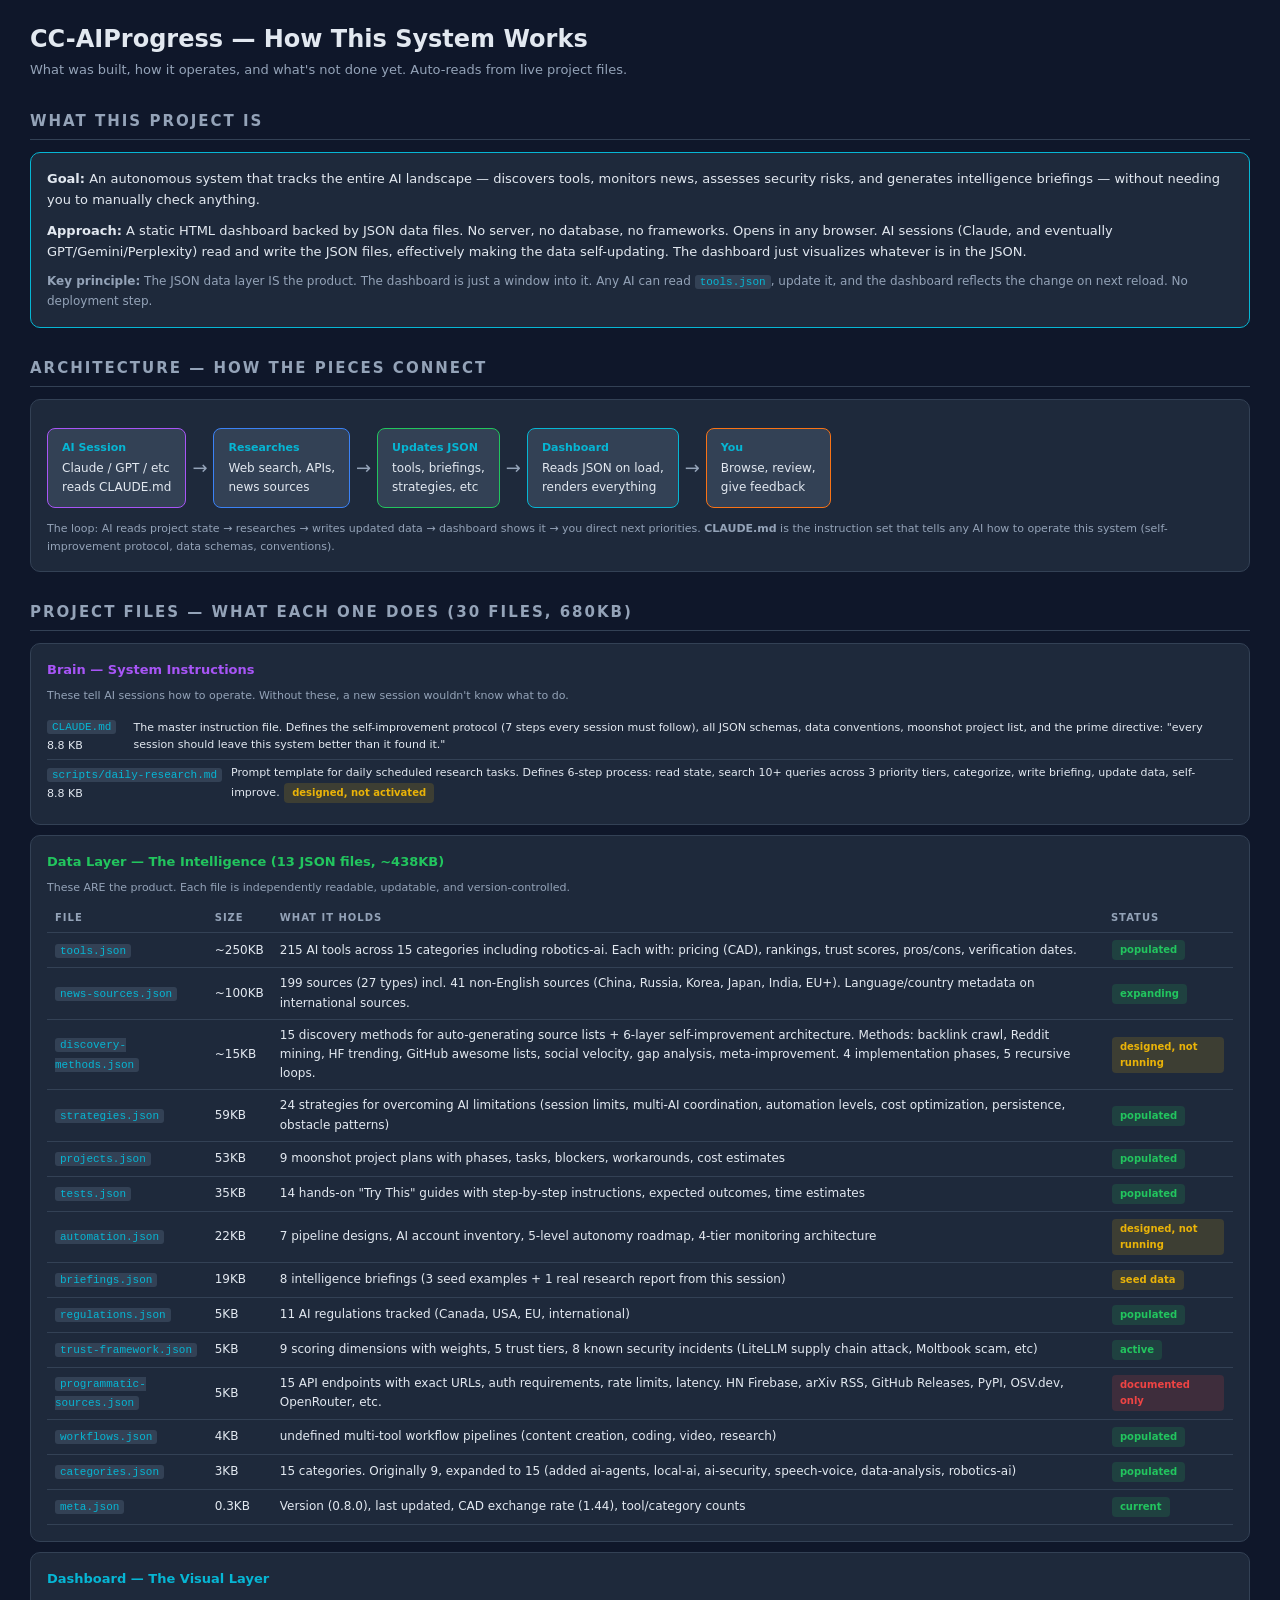
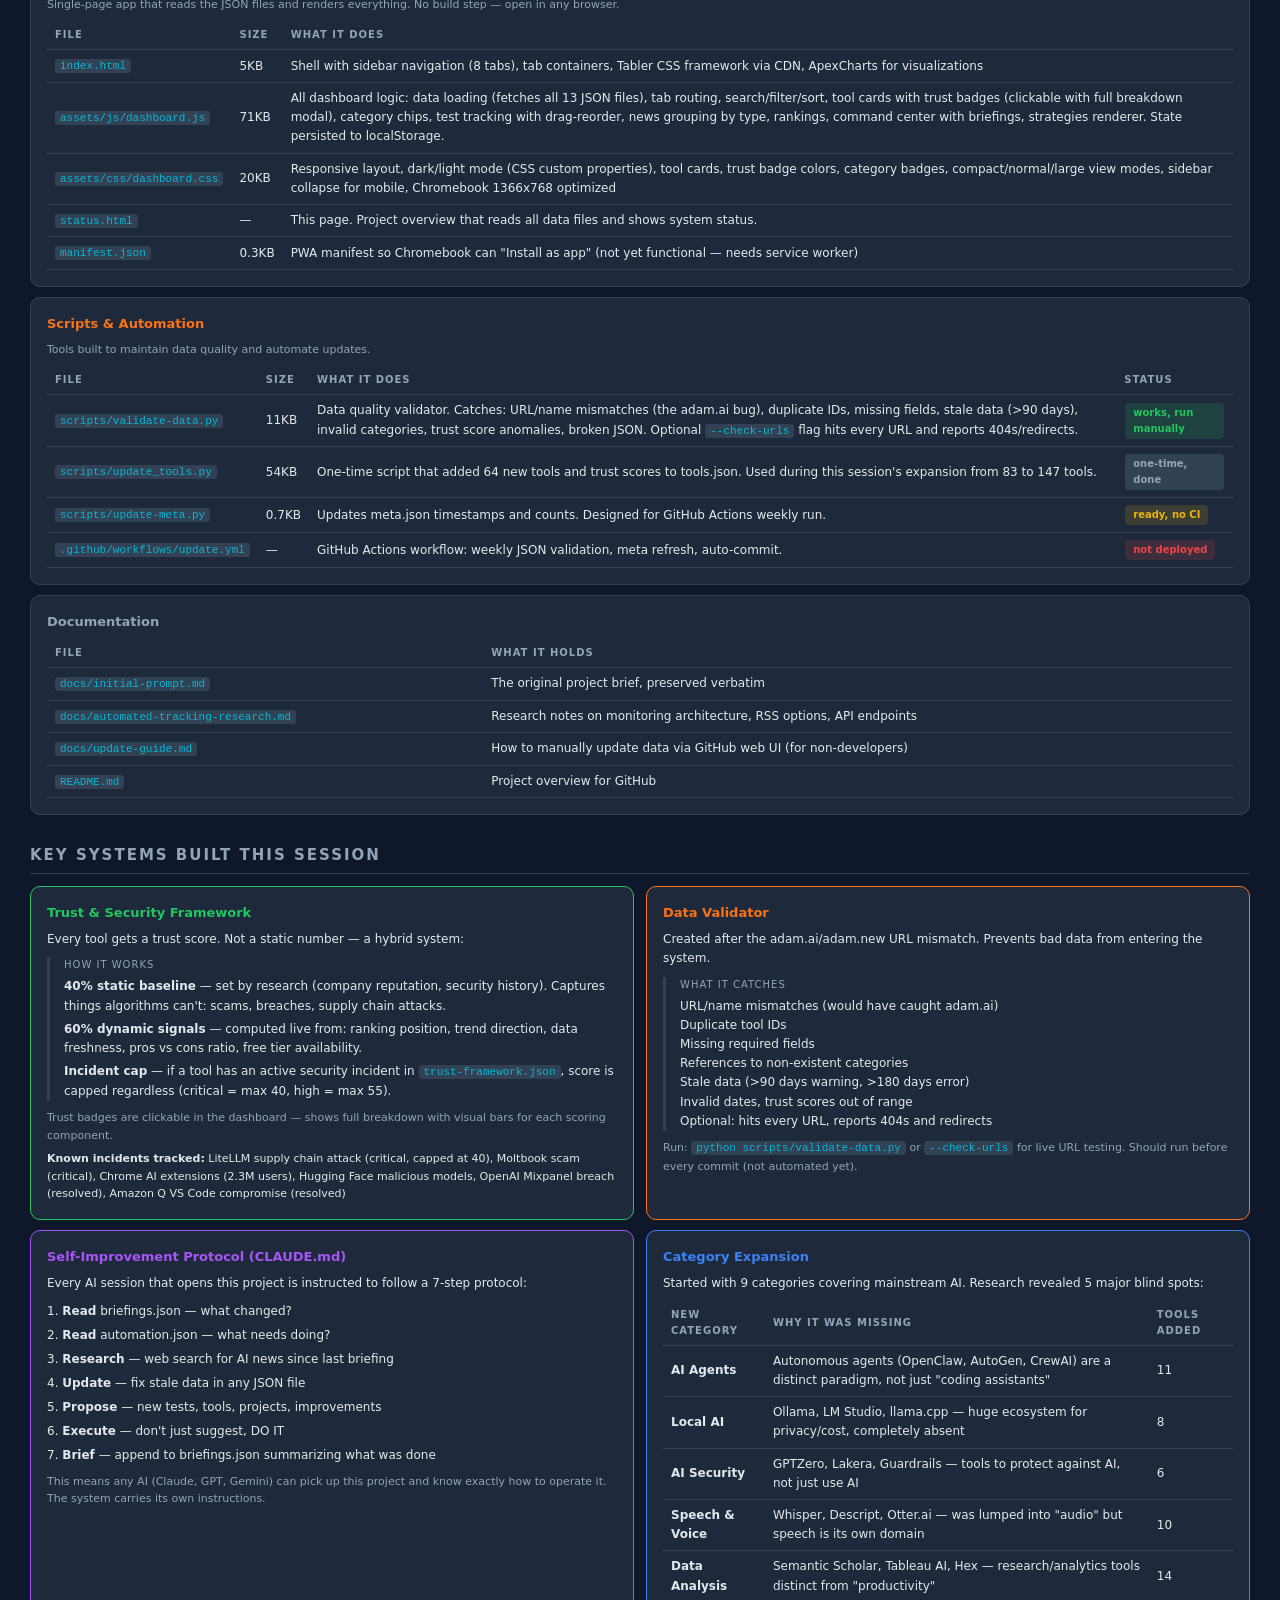
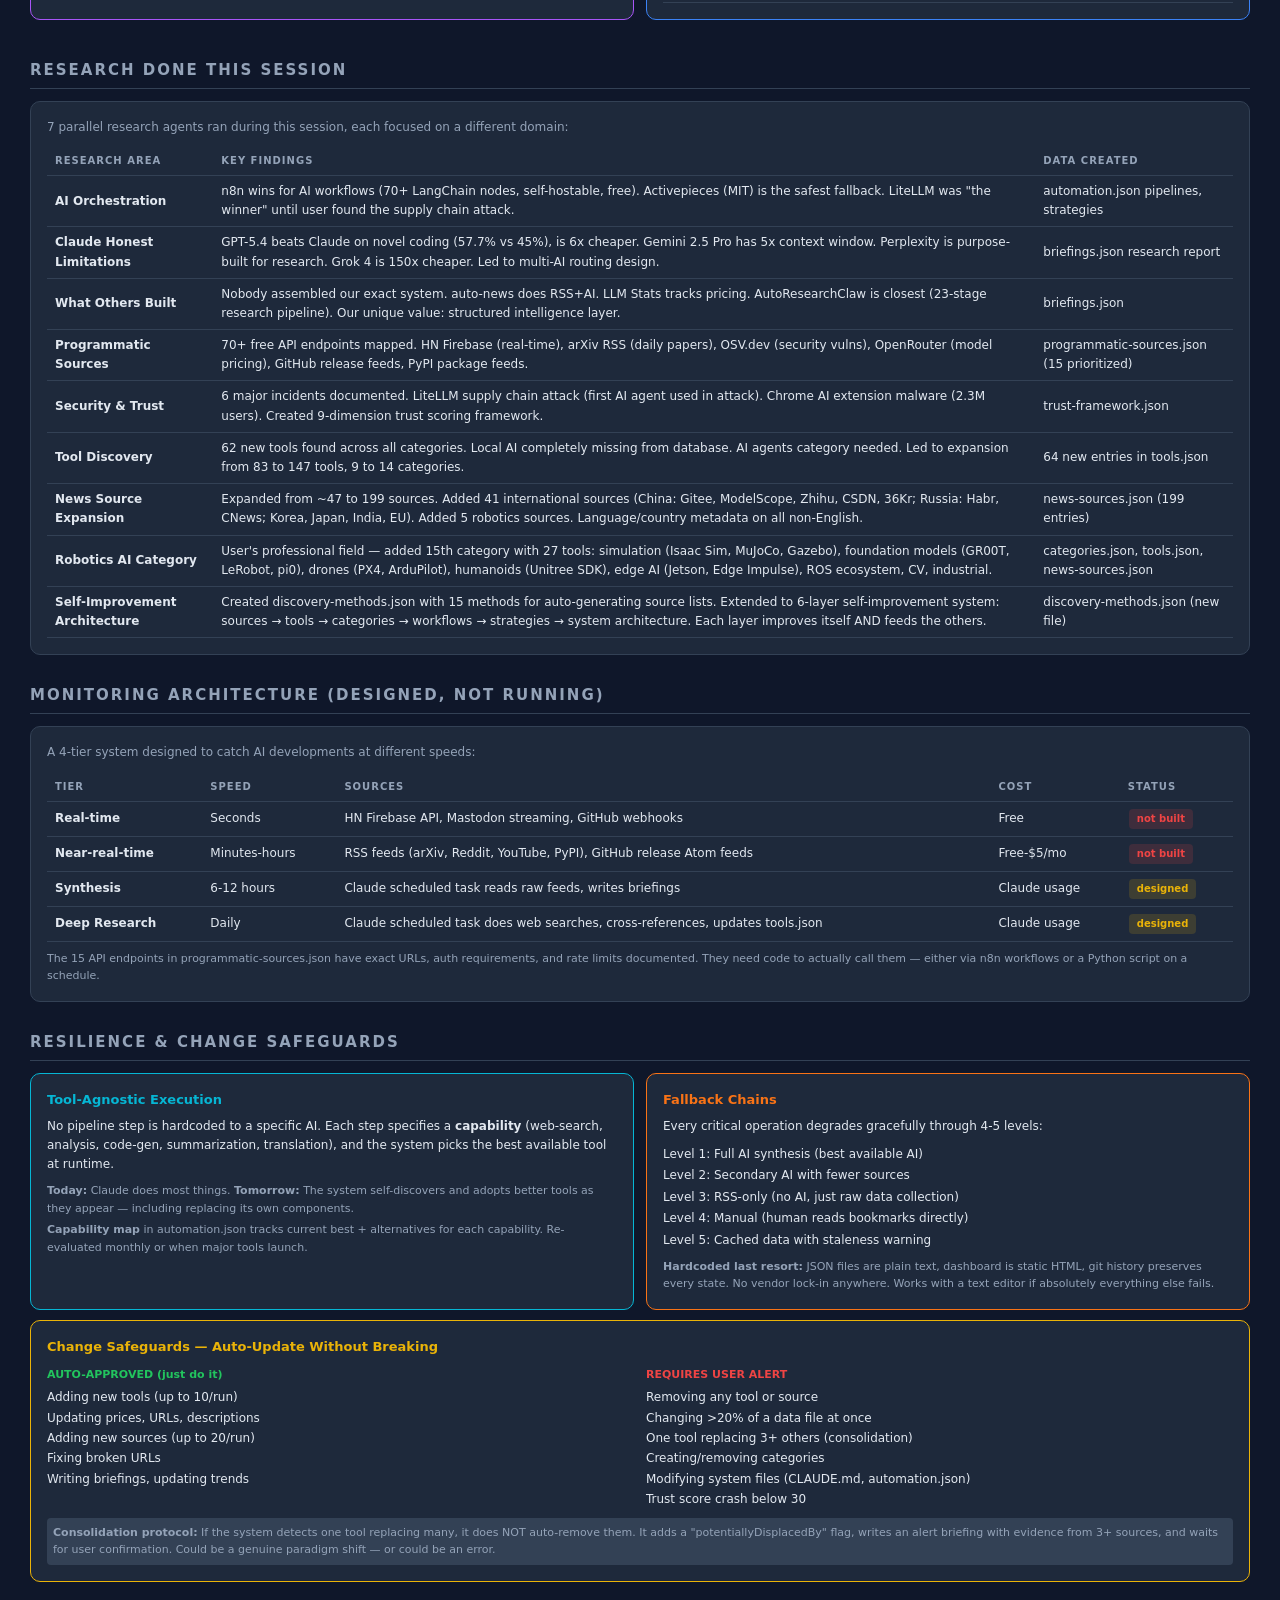
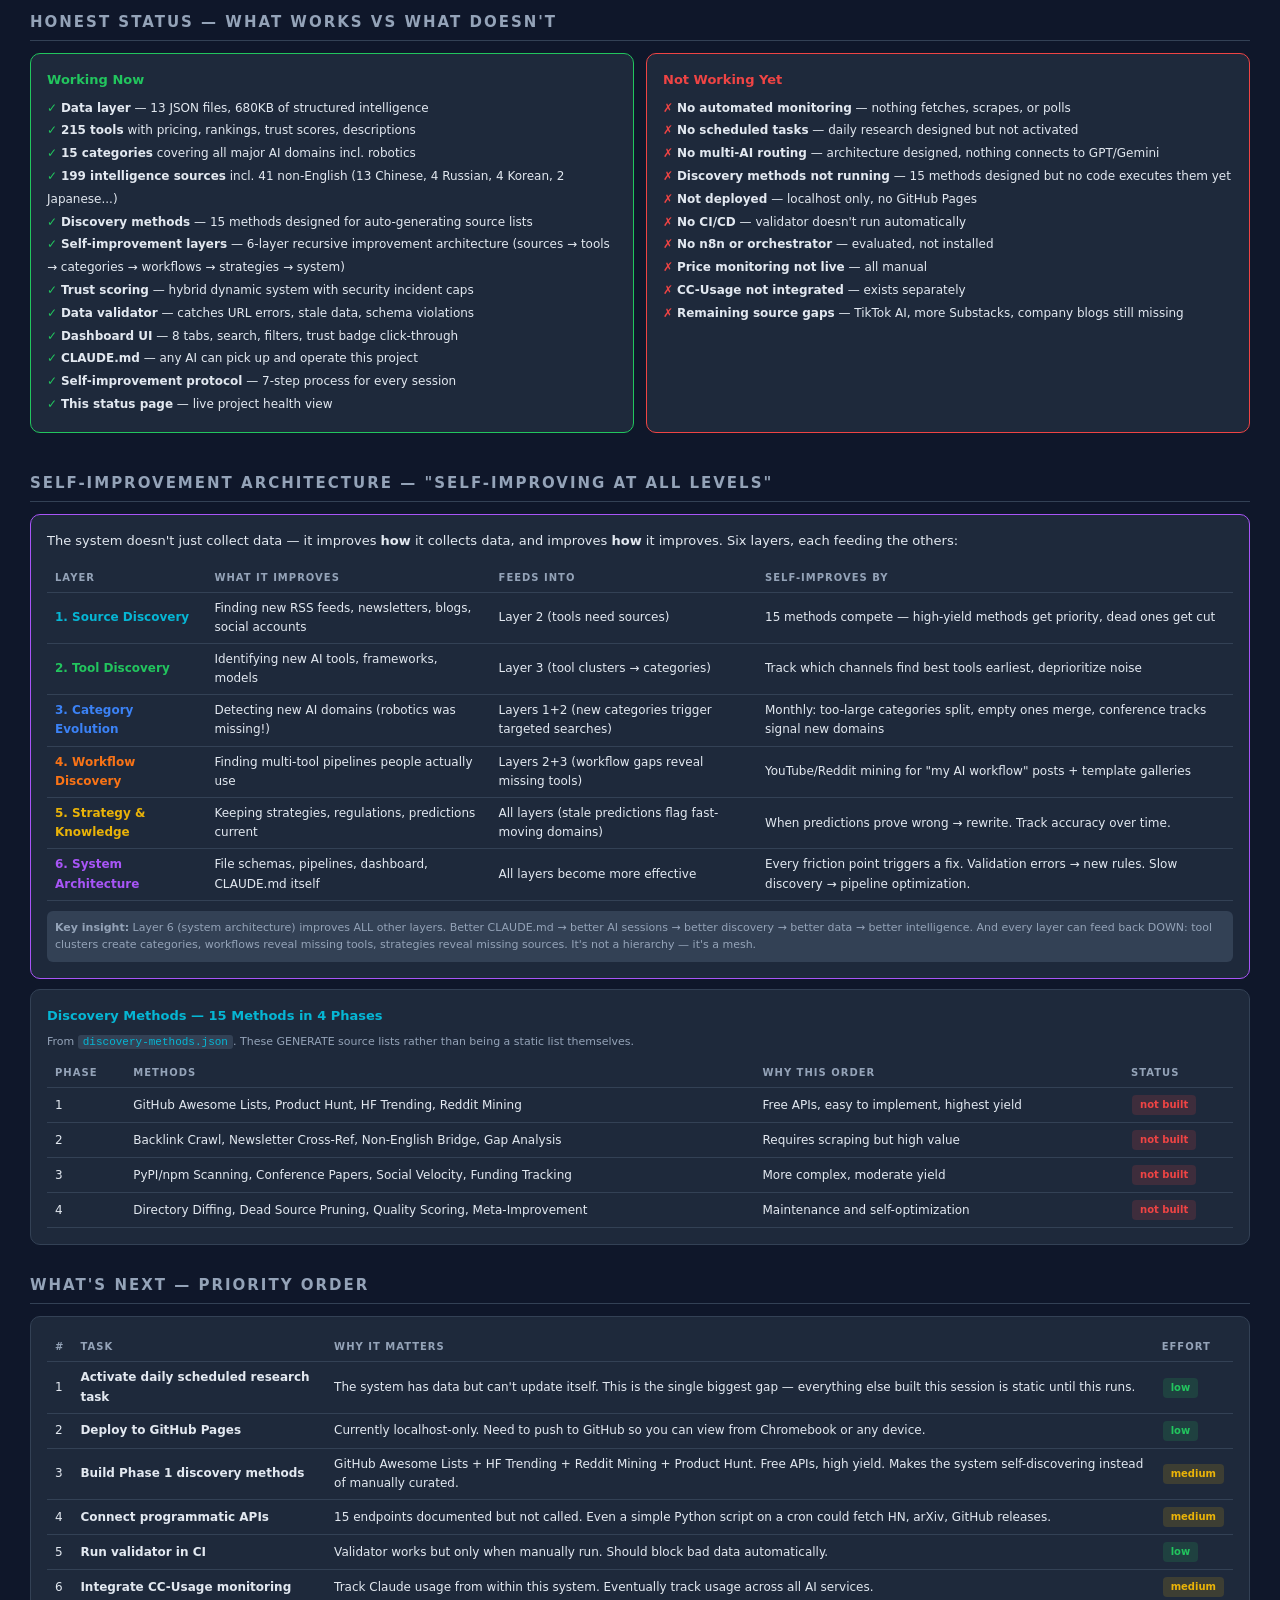
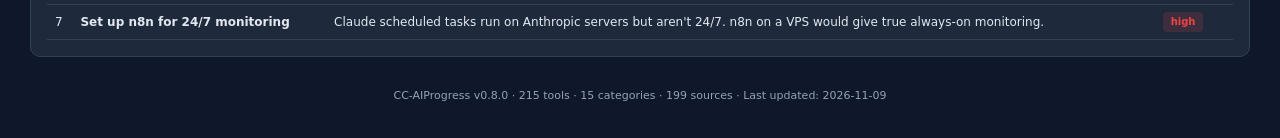
<file: status.html>
<!DOCTYPE html>
<html lang="en">
<head>
<meta charset="UTF-8">
<meta name="viewport" content="width=device-width,initial-scale=1">
<title>CC-AIProgress — Project Status</title>
<style>
  :root{--bg:#0f172a;--card:#1e293b;--card2:#334155;--text:#e2e8f0;--muted:#94a3b8;--green:#22c55e;--yellow:#eab308;--red:#ef4444;--blue:#3b82f6;--purple:#a855f7;--cyan:#06b6d4;--orange:#f97316;--pink:#ec4899;--border:#334155;font-family:'Segoe UI',system-ui,sans-serif}
  *{box-sizing:border-box;margin:0;padding:0}
  body{background:var(--bg);color:var(--text);padding:20px 30px;line-height:1.6}
  h1{font-size:24px;margin-bottom:2px}
  h2{font-size:15px;margin:28px 0 12px;color:var(--muted);text-transform:uppercase;letter-spacing:2px;border-bottom:1px solid var(--border);padding-bottom:6px}
  h3{font-size:13px;margin:0 0 6px;color:var(--cyan)}
  .sub{color:var(--muted);font-size:13px;margin-bottom:24px}
  .grid{display:grid;gap:12px}
  .g2{grid-template-columns:repeat(auto-fit,minmax(200px,1fr))}
  .g3{grid-template-columns:repeat(auto-fit,minmax(300px,1fr))}
  .card{background:var(--card);border-radius:10px;padding:16px;border:1px solid var(--border);margin-bottom:10px}
  .big{font-size:28px;font-weight:800;line-height:1}
  .label{font-size:10px;color:var(--muted);text-transform:uppercase;letter-spacing:1px;margin-top:4px}
  .tag{display:inline-block;padding:2px 8px;border-radius:4px;font-size:10px;font-weight:600;margin:1px}
  .t-green{background:rgba(34,197,94,.15);color:var(--green)}
  .t-yellow{background:rgba(234,179,8,.15);color:var(--yellow)}
  .t-red{background:rgba(239,68,68,.15);color:var(--red)}
  .t-blue{background:rgba(59,130,246,.15);color:var(--blue)}
  .t-purple{background:rgba(168,85,247,.15);color:var(--purple)}
  .t-cyan{background:rgba(6,182,212,.15);color:var(--cyan)}
  .t-muted{background:var(--card2);color:var(--muted)}
  .check{color:var(--green)}
  .warn{color:var(--yellow)}
  .miss{color:var(--red)}
  table{width:100%;border-collapse:collapse;font-size:12px}
  td,th{padding:6px 8px;text-align:left;border-bottom:1px solid var(--border)}
  th{color:var(--muted);font-weight:600;font-size:10px;text-transform:uppercase;letter-spacing:1px}
  .two-col{display:grid;grid-template-columns:1fr 1fr;gap:12px}
  @media(max-width:800px){.two-col{grid-template-columns:1fr}}
  .flow{display:flex;align-items:center;gap:0;margin:12px 0;flex-wrap:wrap}
  .flow-step{background:var(--card2);border-radius:8px;padding:10px 14px;font-size:12px;position:relative}
  .flow-step strong{display:block;color:var(--cyan);font-size:11px;margin-bottom:2px}
  .flow-arrow{color:var(--muted);font-size:18px;margin:0 6px}
  .layer{border-left:3px solid var(--border);padding-left:14px;margin:6px 0}
  .layer-label{font-size:10px;color:var(--muted);text-transform:uppercase;letter-spacing:1px;margin-bottom:4px}
  .file-entry{display:flex;justify-content:space-between;align-items:center;padding:4px 0;border-bottom:1px solid var(--border);font-size:12px}
  .file-entry:last-child{border:none}
  code{background:var(--card2);padding:1px 5px;border-radius:3px;font-size:11px;color:var(--cyan)}
  .progress{height:8px;background:var(--card2);border-radius:4px;overflow:hidden;margin:4px 0}
  .progress-fill{height:100%;border-radius:4px}
  #loading{text-align:center;padding:60px;color:var(--muted)}
</style>
</head>
<body>
<h1>CC-AIProgress — How This System Works</h1>
<p class="sub">What was built, how it operates, and what's not done yet. Auto-reads from live project files.</p>
<div id="loading">Loading project data...</div>
<div id="content" style="display:none"></div>

<script>
async function load(){
  const base='./data/';
  const files=['meta','categories','tools','news-sources','regulations','workflows','tests','projects','strategies','briefings','automation','trust-framework','programmatic-sources','discovery-methods'];
  const data={};
  for(const f of files){
    try{ data[f]=await fetch(base+f+'.json').then(r=>r.json()); }
    catch(e){ data[f]=null; }
  }
  return data;
}

function render(d){
  const el=document.getElementById('content');
  const meta=d.meta||{};
  const tools=d.tools||[];
  const cats=d.categories||[];
  const news=d['news-sources']||[];
  const regs=d.regulations||[];
  const flows=d.workflows||[];
  const tests=d.tests||[];
  const projects=d.projects||[];
  const strats=d.strategies||[];
  const briefs=d.briefings||[];
  const auto=d.automation||{pipelines:[],aiAccounts:[],automationGoals:[]};
  const trust=d['trust-framework']||{knownIncidents:[],scoringDimensions:[]};
  const progsrc=d['programmatic-sources']||{sources:[]};
  const pipelines=auto.pipelines||[];
  const goals=auto.automationGoals||[];
  const catCounts={};
  tools.forEach(t=>{catCounts[t.category]=(catCounts[t.category]||0)+1;});
  const newsTypes={};
  news.forEach(s=>{newsTypes[s.type]=(newsTypes[s.type]||0)+1;});

  el.innerHTML=`

    <!-- ============================================ -->
    <!-- WHAT IS THIS PROJECT -->
    <!-- ============================================ -->
    <h2>What This Project Is</h2>
    <div class="card" style="border-color:var(--cyan)">
      <p style="font-size:13px;margin-bottom:10px">
        <strong>Goal:</strong> An autonomous system that tracks the entire AI landscape — discovers tools, monitors news, assesses security risks, and generates intelligence briefings — without needing you to manually check anything.
      </p>
      <p style="font-size:13px;margin-bottom:10px">
        <strong>Approach:</strong> A static HTML dashboard backed by JSON data files. No server, no database, no frameworks. Opens in any browser.
        AI sessions (Claude, and eventually GPT/Gemini/Perplexity) read and write the JSON files, effectively making the data self-updating.
        The dashboard just visualizes whatever is in the JSON.
      </p>
      <p style="font-size:12px;color:var(--muted)">
        <strong>Key principle:</strong> The JSON data layer IS the product. The dashboard is just a window into it.
        Any AI can read <code>tools.json</code>, update it, and the dashboard reflects the change on next reload. No deployment step.
      </p>
    </div>

    <!-- ============================================ -->
    <!-- HOW IT'S STRUCTURED -->
    <!-- ============================================ -->
    <h2>Architecture — How the Pieces Connect</h2>
    <div class="card">
      <div class="flow">
        <div class="flow-step" style="border:1px solid var(--purple)"><strong>AI Session</strong>Claude / GPT / etc<br>reads CLAUDE.md</div>
        <span class="flow-arrow">&rarr;</span>
        <div class="flow-step" style="border:1px solid var(--blue)"><strong>Researches</strong>Web search, APIs,<br>news sources</div>
        <span class="flow-arrow">&rarr;</span>
        <div class="flow-step" style="border:1px solid var(--green)"><strong>Updates JSON</strong>tools, briefings,<br>strategies, etc</div>
        <span class="flow-arrow">&rarr;</span>
        <div class="flow-step" style="border:1px solid var(--cyan)"><strong>Dashboard</strong>Reads JSON on load,<br>renders everything</div>
        <span class="flow-arrow">&rarr;</span>
        <div class="flow-step" style="border:1px solid var(--orange)"><strong>You</strong>Browse, review,<br>give feedback</div>
      </div>
      <p style="font-size:11px;color:var(--muted);margin-top:8px">
        The loop: AI reads project state &rarr; researches &rarr; writes updated data &rarr; dashboard shows it &rarr; you direct next priorities.
        <strong>CLAUDE.md</strong> is the instruction set that tells any AI how to operate this system (self-improvement protocol, data schemas, conventions).
      </p>
    </div>

    <!-- ============================================ -->
    <!-- PROJECT FILES — WHAT EACH DOES -->
    <!-- ============================================ -->
    <h2>Project Files — What Each One Does (30 files, ${Math.round(680)}KB)</h2>

    <div class="card">
      <h3 style="color:var(--purple)">Brain — System Instructions</h3>
      <p style="font-size:11px;color:var(--muted);margin-bottom:8px">These tell AI sessions how to operate. Without these, a new session wouldn't know what to do.</p>
      <div class="file-entry"><div><code>CLAUDE.md</code> <span style="font-size:11px">8.8 KB</span></div><div style="font-size:11px">The master instruction file. Defines the self-improvement protocol (7 steps every session must follow), all JSON schemas, data conventions, moonshot project list, and the prime directive: "every session should leave this system better than it found it."</div></div>
      <div class="file-entry"><div><code>scripts/daily-research.md</code> <span style="font-size:11px">8.8 KB</span></div><div style="font-size:11px">Prompt template for daily scheduled research tasks. Defines 6-step process: read state, search 10+ queries across 3 priority tiers, categorize, write briefing, update data, self-improve. <span class="tag t-yellow">designed, not activated</span></div></div>
    </div>

    <div class="card">
      <h3 style="color:var(--green)">Data Layer — The Intelligence (13 JSON files, ~${Math.round((158.9+68+53.3+59.4+34.6+21.7+19.1+5.2+5+5+4+3.1+0.3))}KB)</h3>
      <p style="font-size:11px;color:var(--muted);margin-bottom:8px">These ARE the product. Each file is independently readable, updatable, and version-controlled.</p>
      <table>
        <tr><th>File</th><th>Size</th><th>What It Holds</th><th>Status</th></tr>
        <tr><td><code>tools.json</code></td><td>~250KB</td><td>${tools.length} AI tools across ${cats.length} categories including robotics-ai. Each with: pricing (CAD), rankings, trust scores, pros/cons, verification dates.</td><td><span class="tag t-green">populated</span></td></tr>
        <tr><td><code>news-sources.json</code></td><td>~100KB</td><td>${news.length} sources (${Object.keys(newsTypes).length} types) incl. 41 non-English sources (China, Russia, Korea, Japan, India, EU+). Language/country metadata on international sources.</td><td><span class="tag t-green">expanding</span></td></tr>
        <tr><td><code>discovery-methods.json</code></td><td>~15KB</td><td>15 discovery methods for auto-generating source lists + 6-layer self-improvement architecture. Methods: backlink crawl, Reddit mining, HF trending, GitHub awesome lists, social velocity, gap analysis, meta-improvement. 4 implementation phases, 5 recursive loops.</td><td><span class="tag t-yellow">designed, not running</span></td></tr>
        <tr><td><code>strategies.json</code></td><td>59KB</td><td>${strats.length} strategies for overcoming AI limitations (session limits, multi-AI coordination, automation levels, cost optimization, persistence, obstacle patterns)</td><td><span class="tag t-green">populated</span></td></tr>
        <tr><td><code>projects.json</code></td><td>53KB</td><td>${projects.length} moonshot project plans with phases, tasks, blockers, workarounds, cost estimates</td><td><span class="tag t-green">populated</span></td></tr>
        <tr><td><code>tests.json</code></td><td>35KB</td><td>${tests.length} hands-on "Try This" guides with step-by-step instructions, expected outcomes, time estimates</td><td><span class="tag t-green">populated</span></td></tr>
        <tr><td><code>automation.json</code></td><td>22KB</td><td>${pipelines.length} pipeline designs, AI account inventory, ${goals.length}-level autonomy roadmap, 4-tier monitoring architecture</td><td><span class="tag t-yellow">designed, not running</span></td></tr>
        <tr><td><code>briefings.json</code></td><td>19KB</td><td>${briefs.length} intelligence briefings (3 seed examples + 1 real research report from this session)</td><td><span class="tag t-yellow">seed data</span></td></tr>
        <tr><td><code>regulations.json</code></td><td>5KB</td><td>${regs.length} AI regulations tracked (Canada, USA, EU, international)</td><td><span class="tag t-green">populated</span></td></tr>
        <tr><td><code>trust-framework.json</code></td><td>5KB</td><td>9 scoring dimensions with weights, 5 trust tiers, ${trust.knownIncidents?.length||0} known security incidents (LiteLLM supply chain attack, Moltbook scam, etc)</td><td><span class="tag t-green">active</span></td></tr>
        <tr><td><code>programmatic-sources.json</code></td><td>5KB</td><td>${(progsrc.sources||[]).length} API endpoints with exact URLs, auth requirements, rate limits, latency. HN Firebase, arXiv RSS, GitHub Releases, PyPI, OSV.dev, OpenRouter, etc.</td><td><span class="tag t-red">documented only</span></td></tr>
        <tr><td><code>workflows.json</code></td><td>4KB</td><td>${flows.length} multi-tool workflow pipelines (content creation, coding, video, research)</td><td><span class="tag t-green">populated</span></td></tr>
        <tr><td><code>categories.json</code></td><td>3KB</td><td>${cats.length} categories. Originally 9, expanded to 15 (added ai-agents, local-ai, ai-security, speech-voice, data-analysis, robotics-ai)</td><td><span class="tag t-green">populated</span></td></tr>
        <tr><td><code>meta.json</code></td><td>0.3KB</td><td>Version (${meta.version}), last updated, CAD exchange rate (${meta.cadExchangeRate}), tool/category counts</td><td><span class="tag t-green">current</span></td></tr>
      </table>
    </div>

    <div class="card">
      <h3 style="color:var(--cyan)">Dashboard — The Visual Layer</h3>
      <p style="font-size:11px;color:var(--muted);margin-bottom:8px">Single-page app that reads the JSON files and renders everything. No build step — open in any browser.</p>
      <table>
        <tr><th>File</th><th>Size</th><th>What It Does</th></tr>
        <tr><td><code>index.html</code></td><td>5KB</td><td>Shell with sidebar navigation (8 tabs), tab containers, Tabler CSS framework via CDN, ApexCharts for visualizations</td></tr>
        <tr><td><code>assets/js/dashboard.js</code></td><td>71KB</td><td>All dashboard logic: data loading (fetches all 13 JSON files), tab routing, search/filter/sort, tool cards with trust badges (clickable with full breakdown modal), category chips, test tracking with drag-reorder, news grouping by type, rankings, command center with briefings, strategies renderer. State persisted to localStorage.</td></tr>
        <tr><td><code>assets/css/dashboard.css</code></td><td>20KB</td><td>Responsive layout, dark/light mode (CSS custom properties), tool cards, trust badge colors, category badges, compact/normal/large view modes, sidebar collapse for mobile, Chromebook 1366x768 optimized</td></tr>
        <tr><td><code>status.html</code></td><td>—</td><td>This page. Project overview that reads all data files and shows system status.</td></tr>
        <tr><td><code>manifest.json</code></td><td>0.3KB</td><td>PWA manifest so Chromebook can "Install as app" (not yet functional — needs service worker)</td></tr>
      </table>
    </div>

    <div class="card">
      <h3 style="color:var(--orange)">Scripts & Automation</h3>
      <p style="font-size:11px;color:var(--muted);margin-bottom:8px">Tools built to maintain data quality and automate updates.</p>
      <table>
        <tr><th>File</th><th>Size</th><th>What It Does</th><th>Status</th></tr>
        <tr><td><code>scripts/validate-data.py</code></td><td>11KB</td><td>Data quality validator. Catches: URL/name mismatches (the adam.ai bug), duplicate IDs, missing fields, stale data (>90 days), invalid categories, trust score anomalies, broken JSON. Optional <code>--check-urls</code> flag hits every URL and reports 404s/redirects.</td><td><span class="tag t-green">works, run manually</span></td></tr>
        <tr><td><code>scripts/update_tools.py</code></td><td>54KB</td><td>One-time script that added 64 new tools and trust scores to tools.json. Used during this session's expansion from 83 to 147 tools.</td><td><span class="tag t-muted">one-time, done</span></td></tr>
        <tr><td><code>scripts/update-meta.py</code></td><td>0.7KB</td><td>Updates meta.json timestamps and counts. Designed for GitHub Actions weekly run.</td><td><span class="tag t-yellow">ready, no CI</span></td></tr>
        <tr><td><code>.github/workflows/update.yml</code></td><td>—</td><td>GitHub Actions workflow: weekly JSON validation, meta refresh, auto-commit.</td><td><span class="tag t-red">not deployed</span></td></tr>
      </table>
    </div>

    <div class="card">
      <h3 style="color:var(--muted)">Documentation</h3>
      <table>
        <tr><th>File</th><th>What It Holds</th></tr>
        <tr><td><code>docs/initial-prompt.md</code></td><td>The original project brief, preserved verbatim</td></tr>
        <tr><td><code>docs/automated-tracking-research.md</code></td><td>Research notes on monitoring architecture, RSS options, API endpoints</td></tr>
        <tr><td><code>docs/update-guide.md</code></td><td>How to manually update data via GitHub web UI (for non-developers)</td></tr>
        <tr><td><code>README.md</code></td><td>Project overview for GitHub</td></tr>
      </table>
    </div>

    <!-- ============================================ -->
    <!-- KEY SYSTEMS BUILT -->
    <!-- ============================================ -->
    <h2>Key Systems Built This Session</h2>

    <div class="two-col">
      <div class="card" style="border-color:var(--green)">
        <h3 style="color:var(--green)">Trust & Security Framework</h3>
        <p style="font-size:12px;margin-bottom:8px">Every tool gets a trust score. Not a static number — a hybrid system:</p>
        <div class="layer">
          <div class="layer-label">How it works</div>
          <div style="font-size:12px">
            <div><strong>40% static baseline</strong> — set by research (company reputation, security history). Captures things algorithms can't: scams, breaches, supply chain attacks.</div>
            <div style="margin-top:4px"><strong>60% dynamic signals</strong> — computed live from: ranking position, trend direction, data freshness, pros vs cons ratio, free tier availability.</div>
            <div style="margin-top:4px"><strong>Incident cap</strong> — if a tool has an active security incident in <code>trust-framework.json</code>, score is capped regardless (critical = max 40, high = max 55).</div>
          </div>
        </div>
        <div style="font-size:11px;color:var(--muted);margin-top:8px">
          Trust badges are clickable in the dashboard — shows full breakdown with visual bars for each scoring component.
        </div>
        <div style="font-size:11px;margin-top:6px">
          <strong>Known incidents tracked:</strong> LiteLLM supply chain attack (critical, capped at 40), Moltbook scam (critical), Chrome AI extensions (2.3M users), Hugging Face malicious models, OpenAI Mixpanel breach (resolved), Amazon Q VS Code compromise (resolved)
        </div>
      </div>

      <div class="card" style="border-color:var(--orange)">
        <h3 style="color:var(--orange)">Data Validator</h3>
        <p style="font-size:12px;margin-bottom:8px">Created after the adam.ai/adam.new URL mismatch. Prevents bad data from entering the system.</p>
        <div class="layer">
          <div class="layer-label">What it catches</div>
          <div style="font-size:12px">
            <div>URL/name mismatches (would have caught adam.ai)</div>
            <div>Duplicate tool IDs</div>
            <div>Missing required fields</div>
            <div>References to non-existent categories</div>
            <div>Stale data (>90 days warning, >180 days error)</div>
            <div>Invalid dates, trust scores out of range</div>
            <div>Optional: hits every URL, reports 404s and redirects</div>
          </div>
        </div>
        <div style="font-size:11px;color:var(--muted);margin-top:8px">
          Run: <code>python scripts/validate-data.py</code> or <code>--check-urls</code> for live URL testing.
          Should run before every commit (not automated yet).
        </div>
      </div>
    </div>

    <div class="two-col">
      <div class="card" style="border-color:var(--purple)">
        <h3 style="color:var(--purple)">Self-Improvement Protocol (CLAUDE.md)</h3>
        <p style="font-size:12px">Every AI session that opens this project is instructed to follow a 7-step protocol:</p>
        <div style="font-size:12px;line-height:2;margin-top:6px">
          <div>1. <strong>Read</strong> briefings.json — what changed?</div>
          <div>2. <strong>Read</strong> automation.json — what needs doing?</div>
          <div>3. <strong>Research</strong> — web search for AI news since last briefing</div>
          <div>4. <strong>Update</strong> — fix stale data in any JSON file</div>
          <div>5. <strong>Propose</strong> — new tests, tools, projects, improvements</div>
          <div>6. <strong>Execute</strong> — don't just suggest, DO IT</div>
          <div>7. <strong>Brief</strong> — append to briefings.json summarizing what was done</div>
        </div>
        <p style="font-size:11px;color:var(--muted);margin-top:6px">
          This means any AI (Claude, GPT, Gemini) can pick up this project and know exactly how to operate it. The system carries its own instructions.
        </p>
      </div>

      <div class="card" style="border-color:var(--blue)">
        <h3 style="color:var(--blue)">Category Expansion</h3>
        <p style="font-size:12px;margin-bottom:8px">Started with 9 categories covering mainstream AI. Research revealed 5 major blind spots:</p>
        <table>
          <tr><th>New Category</th><th>Why It Was Missing</th><th>Tools Added</th></tr>
          <tr><td><strong>AI Agents</strong></td><td>Autonomous agents (OpenClaw, AutoGen, CrewAI) are a distinct paradigm, not just "coding assistants"</td><td>${catCounts['ai-agents']||0}</td></tr>
          <tr><td><strong>Local AI</strong></td><td>Ollama, LM Studio, llama.cpp — huge ecosystem for privacy/cost, completely absent</td><td>${catCounts['local-ai']||0}</td></tr>
          <tr><td><strong>AI Security</strong></td><td>GPTZero, Lakera, Guardrails — tools to protect against AI, not just use AI</td><td>${catCounts['ai-security']||0}</td></tr>
          <tr><td><strong>Speech & Voice</strong></td><td>Whisper, Descript, Otter.ai — was lumped into "audio" but speech is its own domain</td><td>${catCounts['speech-voice']||0}</td></tr>
          <tr><td><strong>Data Analysis</strong></td><td>Semantic Scholar, Tableau AI, Hex — research/analytics tools distinct from "productivity"</td><td>${catCounts['data-analysis']||0}</td></tr>
        </table>
      </div>
    </div>

    <!-- ============================================ -->
    <!-- WHAT WAS RESEARCHED -->
    <!-- ============================================ -->
    <h2>Research Done This Session</h2>
    <div class="card">
      <p style="font-size:12px;color:var(--muted);margin-bottom:10px">7 parallel research agents ran during this session, each focused on a different domain:</p>
      <table>
        <tr><th>Research Area</th><th>Key Findings</th><th>Data Created</th></tr>
        <tr><td><strong>AI Orchestration</strong></td><td>n8n wins for AI workflows (70+ LangChain nodes, self-hostable, free). Activepieces (MIT) is the safest fallback. LiteLLM was "the winner" until user found the supply chain attack.</td><td>automation.json pipelines, strategies</td></tr>
        <tr><td><strong>Claude Honest Limitations</strong></td><td>GPT-5.4 beats Claude on novel coding (57.7% vs 45%), is 6x cheaper. Gemini 2.5 Pro has 5x context window. Perplexity is purpose-built for research. Grok 4 is 150x cheaper. Led to multi-AI routing design.</td><td>briefings.json research report</td></tr>
        <tr><td><strong>What Others Built</strong></td><td>Nobody assembled our exact system. auto-news does RSS+AI. LLM Stats tracks pricing. AutoResearchClaw is closest (23-stage research pipeline). Our unique value: structured intelligence layer.</td><td>briefings.json</td></tr>
        <tr><td><strong>Programmatic Sources</strong></td><td>70+ free API endpoints mapped. HN Firebase (real-time), arXiv RSS (daily papers), OSV.dev (security vulns), OpenRouter (model pricing), GitHub release feeds, PyPI package feeds.</td><td>programmatic-sources.json (15 prioritized)</td></tr>
        <tr><td><strong>Security & Trust</strong></td><td>6 major incidents documented. LiteLLM supply chain attack (first AI agent used in attack). Chrome AI extension malware (2.3M users). Created 9-dimension trust scoring framework.</td><td>trust-framework.json</td></tr>
        <tr><td><strong>Tool Discovery</strong></td><td>62 new tools found across all categories. Local AI completely missing from database. AI agents category needed. Led to expansion from 83 to 147 tools, 9 to 14 categories.</td><td>64 new entries in tools.json</td></tr>
        <tr><td><strong>News Source Expansion</strong></td><td>Expanded from ~47 to ${news.length} sources. Added 41 international sources (China: Gitee, ModelScope, Zhihu, CSDN, 36Kr; Russia: Habr, CNews; Korea, Japan, India, EU). Added 5 robotics sources. Language/country metadata on all non-English.</td><td>news-sources.json (${news.length} entries)</td></tr>
        <tr><td><strong>Robotics AI Category</strong></td><td>User's professional field — added 15th category with ${catCounts['robotics-ai']||0} tools: simulation (Isaac Sim, MuJoCo, Gazebo), foundation models (GR00T, LeRobot, pi0), drones (PX4, ArduPilot), humanoids (Unitree SDK), edge AI (Jetson, Edge Impulse), ROS ecosystem, CV, industrial.</td><td>categories.json, tools.json, news-sources.json</td></tr>
        <tr><td><strong>Self-Improvement Architecture</strong></td><td>Created discovery-methods.json with 15 methods for auto-generating source lists. Extended to 6-layer self-improvement system: sources → tools → categories → workflows → strategies → system architecture. Each layer improves itself AND feeds the others.</td><td>discovery-methods.json (new file)</td></tr>
      </table>
    </div>

    <!-- ============================================ -->
    <!-- MONITORING DESIGN -->
    <!-- ============================================ -->
    <h2>Monitoring Architecture (Designed, Not Running)</h2>
    <div class="card">
      <p style="font-size:12px;color:var(--muted);margin-bottom:10px">A 4-tier system designed to catch AI developments at different speeds:</p>
      <table>
        <tr><th>Tier</th><th>Speed</th><th>Sources</th><th>Cost</th><th>Status</th></tr>
        <tr><td><strong>Real-time</strong></td><td>Seconds</td><td>HN Firebase API, Mastodon streaming, GitHub webhooks</td><td>Free</td><td><span class="tag t-red">not built</span></td></tr>
        <tr><td><strong>Near-real-time</strong></td><td>Minutes-hours</td><td>RSS feeds (arXiv, Reddit, YouTube, PyPI), GitHub release Atom feeds</td><td>Free-$5/mo</td><td><span class="tag t-red">not built</span></td></tr>
        <tr><td><strong>Synthesis</strong></td><td>6-12 hours</td><td>Claude scheduled task reads raw feeds, writes briefings</td><td>Claude usage</td><td><span class="tag t-yellow">designed</span></td></tr>
        <tr><td><strong>Deep Research</strong></td><td>Daily</td><td>Claude scheduled task does web searches, cross-references, updates tools.json</td><td>Claude usage</td><td><span class="tag t-yellow">designed</span></td></tr>
      </table>
      <p style="font-size:11px;color:var(--muted);margin-top:8px">
        The ${(progsrc.sources||[]).length} API endpoints in programmatic-sources.json have exact URLs, auth requirements, and rate limits documented.
        They need code to actually call them — either via n8n workflows or a Python script on a schedule.
      </p>
    </div>

    <!-- ============================================ -->
    <!-- RESILIENCE & SAFEGUARDS -->
    <!-- ============================================ -->
    <h2>Resilience & Change Safeguards</h2>
    <div class="two-col">
      <div class="card" style="border-color:var(--cyan)">
        <h3 style="color:var(--cyan)">Tool-Agnostic Execution</h3>
        <p style="font-size:12px;margin-bottom:8px">No pipeline step is hardcoded to a specific AI. Each step specifies a <strong>capability</strong> (web-search, analysis, code-gen, summarization, translation), and the system picks the best available tool at runtime.</p>
        <div style="font-size:11px;color:var(--muted)">
          <div><strong>Today:</strong> Claude does most things. <strong>Tomorrow:</strong> The system self-discovers and adopts better tools as they appear — including replacing its own components.</div>
          <div style="margin-top:4px"><strong>Capability map</strong> in automation.json tracks current best + alternatives for each capability. Re-evaluated monthly or when major tools launch.</div>
        </div>
      </div>
      <div class="card" style="border-color:var(--orange)">
        <h3 style="color:var(--orange)">Fallback Chains</h3>
        <p style="font-size:12px;margin-bottom:8px">Every critical operation degrades gracefully through 4-5 levels:</p>
        <div style="font-size:12px;line-height:1.8">
          <div>Level 1: Full AI synthesis (best available AI)</div>
          <div>Level 2: Secondary AI with fewer sources</div>
          <div>Level 3: RSS-only (no AI, just raw data collection)</div>
          <div>Level 4: Manual (human reads bookmarks directly)</div>
          <div>Level 5: Cached data with staleness warning</div>
        </div>
        <div style="font-size:11px;color:var(--muted);margin-top:6px"><strong>Hardcoded last resort:</strong> JSON files are plain text, dashboard is static HTML, git history preserves every state. No vendor lock-in anywhere. Works with a text editor if absolutely everything else fails.</div>
      </div>
    </div>
    <div class="card" style="border-color:var(--yellow)">
      <h3 style="color:var(--yellow)">Change Safeguards — Auto-Update Without Breaking</h3>
      <div class="two-col" style="margin-top:8px">
        <div>
          <div style="font-size:11px;color:var(--green);font-weight:600;margin-bottom:4px">AUTO-APPROVED (just do it)</div>
          <div style="font-size:12px;line-height:1.7">
            Adding new tools (up to 10/run)<br>
            Updating prices, URLs, descriptions<br>
            Adding new sources (up to 20/run)<br>
            Fixing broken URLs<br>
            Writing briefings, updating trends
          </div>
        </div>
        <div>
          <div style="font-size:11px;color:var(--red);font-weight:600;margin-bottom:4px">REQUIRES USER ALERT</div>
          <div style="font-size:12px;line-height:1.7">
            Removing any tool or source<br>
            Changing >20% of a data file at once<br>
            One tool replacing 3+ others (consolidation)<br>
            Creating/removing categories<br>
            Modifying system files (CLAUDE.md, automation.json)<br>
            Trust score crash below 30
          </div>
        </div>
      </div>
      <div style="font-size:11px;color:var(--muted);margin-top:8px;padding:6px;background:var(--card2);border-radius:4px">
        <strong>Consolidation protocol:</strong> If the system detects one tool replacing many, it does NOT auto-remove them. It adds a "potentiallyDisplacedBy" flag, writes an alert briefing with evidence from 3+ sources, and waits for user confirmation. Could be a genuine paradigm shift — or could be an error.
      </div>
    </div>

    <!-- ============================================ -->
    <!-- HONEST STATUS -->
    <!-- ============================================ -->
    <h2>Honest Status — What Works vs What Doesn't</h2>
    <div class="two-col">
      <div class="card" style="border-color:var(--green)">
        <h3 style="color:var(--green)">Working Now</h3>
        <div style="font-size:12px;line-height:1.9">
          <div><span class="check">&#10003;</span> <strong>Data layer</strong> — 13 JSON files, 680KB of structured intelligence</div>
          <div><span class="check">&#10003;</span> <strong>${tools.length} tools</strong> with pricing, rankings, trust scores, descriptions</div>
          <div><span class="check">&#10003;</span> <strong>${cats.length} categories</strong> covering all major AI domains incl. robotics</div>
          <div><span class="check">&#10003;</span> <strong>${news.length} intelligence sources</strong> incl. 41 non-English (13 Chinese, 4 Russian, 4 Korean, 2 Japanese...)</div>
          <div><span class="check">&#10003;</span> <strong>Discovery methods</strong> — 15 methods designed for auto-generating source lists</div>
          <div><span class="check">&#10003;</span> <strong>Self-improvement layers</strong> — 6-layer recursive improvement architecture (sources → tools → categories → workflows → strategies → system)</div>
          <div><span class="check">&#10003;</span> <strong>Trust scoring</strong> — hybrid dynamic system with security incident caps</div>
          <div><span class="check">&#10003;</span> <strong>Data validator</strong> — catches URL errors, stale data, schema violations</div>
          <div><span class="check">&#10003;</span> <strong>Dashboard UI</strong> — 8 tabs, search, filters, trust badge click-through</div>
          <div><span class="check">&#10003;</span> <strong>CLAUDE.md</strong> — any AI can pick up and operate this project</div>
          <div><span class="check">&#10003;</span> <strong>Self-improvement protocol</strong> — 7-step process for every session</div>
          <div><span class="check">&#10003;</span> <strong>This status page</strong> — live project health view</div>
        </div>
      </div>
      <div class="card" style="border-color:var(--red)">
        <h3 style="color:var(--red)">Not Working Yet</h3>
        <div style="font-size:12px;line-height:1.9">
          <div><span class="miss">&#10007;</span> <strong>No automated monitoring</strong> — nothing fetches, scrapes, or polls</div>
          <div><span class="miss">&#10007;</span> <strong>No scheduled tasks</strong> — daily research designed but not activated</div>
          <div><span class="miss">&#10007;</span> <strong>No multi-AI routing</strong> — architecture designed, nothing connects to GPT/Gemini</div>
          <div><span class="miss">&#10007;</span> <strong>Discovery methods not running</strong> — 15 methods designed but no code executes them yet</div>
          <div><span class="miss">&#10007;</span> <strong>Not deployed</strong> — localhost only, no GitHub Pages</div>
          <div><span class="miss">&#10007;</span> <strong>No CI/CD</strong> — validator doesn't run automatically</div>
          <div><span class="miss">&#10007;</span> <strong>No n8n or orchestrator</strong> — evaluated, not installed</div>
          <div><span class="miss">&#10007;</span> <strong>Price monitoring not live</strong> — all manual</div>
          <div><span class="miss">&#10007;</span> <strong>CC-Usage not integrated</strong> — exists separately</div>
          <div><span class="miss">&#10007;</span> <strong>Remaining source gaps</strong> — TikTok AI, more Substacks, company blogs still missing</div>
        </div>
      </div>
    </div>

    <!-- ============================================ -->
    <!-- SELF-IMPROVEMENT ARCHITECTURE -->
    <!-- ============================================ -->
    <h2>Self-Improvement Architecture — "Self-Improving at All Levels"</h2>
    <div class="card" style="border-color:var(--purple)">
      <p style="font-size:13px;margin-bottom:12px">
        The system doesn't just collect data — it improves <strong>how</strong> it collects data, and improves <strong>how</strong> it improves. Six layers, each feeding the others:
      </p>
      <table>
        <tr><th>Layer</th><th>What It Improves</th><th>Feeds Into</th><th>Self-Improves By</th></tr>
        <tr><td style="color:var(--cyan)"><strong>1. Source Discovery</strong></td><td>Finding new RSS feeds, newsletters, blogs, social accounts</td><td>Layer 2 (tools need sources)</td><td>15 methods compete — high-yield methods get priority, dead ones get cut</td></tr>
        <tr><td style="color:var(--green)"><strong>2. Tool Discovery</strong></td><td>Identifying new AI tools, frameworks, models</td><td>Layer 3 (tool clusters → categories)</td><td>Track which channels find best tools earliest, deprioritize noise</td></tr>
        <tr><td style="color:var(--blue)"><strong>3. Category Evolution</strong></td><td>Detecting new AI domains (robotics was missing!)</td><td>Layers 1+2 (new categories trigger targeted searches)</td><td>Monthly: too-large categories split, empty ones merge, conference tracks signal new domains</td></tr>
        <tr><td style="color:var(--orange)"><strong>4. Workflow Discovery</strong></td><td>Finding multi-tool pipelines people actually use</td><td>Layers 2+3 (workflow gaps reveal missing tools)</td><td>YouTube/Reddit mining for "my AI workflow" posts + template galleries</td></tr>
        <tr><td style="color:var(--yellow)"><strong>5. Strategy & Knowledge</strong></td><td>Keeping strategies, regulations, predictions current</td><td>All layers (stale predictions flag fast-moving domains)</td><td>When predictions prove wrong → rewrite. Track accuracy over time.</td></tr>
        <tr><td style="color:var(--purple)"><strong>6. System Architecture</strong></td><td>File schemas, pipelines, dashboard, CLAUDE.md itself</td><td>All layers become more effective</td><td>Every friction point triggers a fix. Validation errors → new rules. Slow discovery → pipeline optimization.</td></tr>
      </table>
      <div style="font-size:11px;color:var(--muted);margin-top:10px;padding:8px;background:var(--card2);border-radius:6px">
        <strong>Key insight:</strong> Layer 6 (system architecture) improves ALL other layers. Better CLAUDE.md → better AI sessions → better discovery → better data → better intelligence. And every layer can feed back DOWN: tool clusters create categories, workflows reveal missing tools, strategies reveal missing sources. It's not a hierarchy — it's a mesh.
      </div>
    </div>

    <div class="card">
      <h3>Discovery Methods — 15 Methods in 4 Phases</h3>
      <p style="font-size:11px;color:var(--muted);margin-bottom:8px">From <code>discovery-methods.json</code>. These GENERATE source lists rather than being a static list themselves.</p>
      <table>
        <tr><th>Phase</th><th>Methods</th><th>Why This Order</th><th>Status</th></tr>
        <tr><td>1</td><td>GitHub Awesome Lists, Product Hunt, HF Trending, Reddit Mining</td><td>Free APIs, easy to implement, highest yield</td><td><span class="tag t-red">not built</span></td></tr>
        <tr><td>2</td><td>Backlink Crawl, Newsletter Cross-Ref, Non-English Bridge, Gap Analysis</td><td>Requires scraping but high value</td><td><span class="tag t-red">not built</span></td></tr>
        <tr><td>3</td><td>PyPI/npm Scanning, Conference Papers, Social Velocity, Funding Tracking</td><td>More complex, moderate yield</td><td><span class="tag t-red">not built</span></td></tr>
        <tr><td>4</td><td>Directory Diffing, Dead Source Pruning, Quality Scoring, Meta-Improvement</td><td>Maintenance and self-optimization</td><td><span class="tag t-red">not built</span></td></tr>
      </table>
    </div>

    <!-- ============================================ -->
    <!-- WHAT'S NEXT -->
    <!-- ============================================ -->
    <h2>What's Next — Priority Order</h2>
    <div class="card">
      <table>
        <tr><th>#</th><th>Task</th><th>Why It Matters</th><th>Effort</th></tr>
        <tr><td>1</td><td><strong>Activate daily scheduled research task</strong></td><td>The system has data but can't update itself. This is the single biggest gap — everything else built this session is static until this runs.</td><td><span class="tag t-green">low</span></td></tr>
        <tr><td>2</td><td><strong>Deploy to GitHub Pages</strong></td><td>Currently localhost-only. Need to push to GitHub so you can view from Chromebook or any device.</td><td><span class="tag t-green">low</span></td></tr>
        <tr><td>3</td><td><strong>Build Phase 1 discovery methods</strong></td><td>GitHub Awesome Lists + HF Trending + Reddit Mining + Product Hunt. Free APIs, high yield. Makes the system self-discovering instead of manually curated.</td><td><span class="tag t-yellow">medium</span></td></tr>
        <tr><td>4</td><td><strong>Connect programmatic APIs</strong></td><td>15 endpoints documented but not called. Even a simple Python script on a cron could fetch HN, arXiv, GitHub releases.</td><td><span class="tag t-yellow">medium</span></td></tr>
        <tr><td>5</td><td><strong>Run validator in CI</strong></td><td>Validator works but only when manually run. Should block bad data automatically.</td><td><span class="tag t-green">low</span></td></tr>
        <tr><td>6</td><td><strong>Integrate CC-Usage monitoring</strong></td><td>Track Claude usage from within this system. Eventually track usage across all AI services.</td><td><span class="tag t-yellow">medium</span></td></tr>
        <tr><td>7</td><td><strong>Set up n8n for 24/7 monitoring</strong></td><td>Claude scheduled tasks run on Anthropic servers but aren't 24/7. n8n on a VPS would give true always-on monitoring.</td><td><span class="tag t-red">high</span></td></tr>
      </table>
    </div>

    <div style="text-align:center;padding:20px;color:var(--muted);font-size:11px">
      CC-AIProgress v${meta.version||'?'} &middot; ${tools.length} tools &middot; ${cats.length} categories &middot; ${news.length} sources &middot; Last updated: ${meta.lastUpdated||'?'}
    </div>
  `;
}

load().then(d=>{
  document.getElementById('loading').style.display='none';
  document.getElementById('content').style.display='block';
  render(d);
}).catch(e=>{
  document.getElementById('loading').innerHTML='Error: '+e.message;
});
</script>
</body>
</html>
</file>
